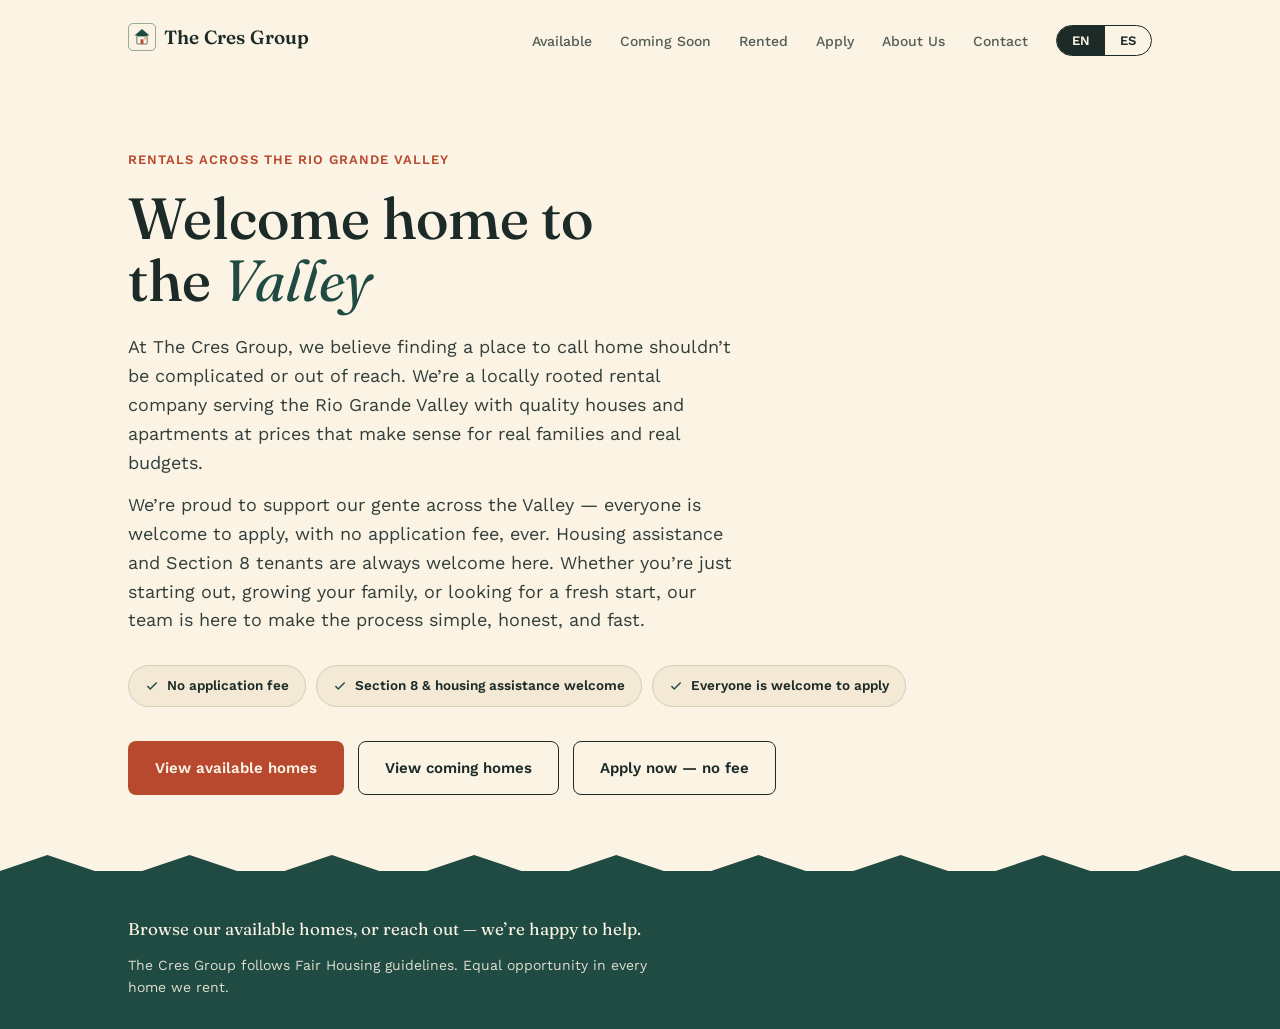
<file: index.html>
<!DOCTYPE html>
<html lang="en">
<head>
<meta charset="UTF-8">
<meta name="viewport" content="width=device-width, initial-scale=1.0">
<title>The Cres Group — Rio Grande Valley Houses &amp; Apartments</title>
<link rel="preconnect" href="https://fonts.googleapis.com">
<link rel="preconnect" href="https://fonts.gstatic.com" crossorigin>
<link href="https://fonts.googleapis.com/css2?family=Fraunces:opsz,wght@9..144,400;9..144,500;9..144,600&family=Work+Sans:wght@400;500;600&display=swap" rel="stylesheet">
<link rel="stylesheet" href="styles.css">
<link rel="icon" type="image/svg+xml" href="favicon.svg">
<link rel="icon" type="image/png" href="favicon.png">
<link rel="apple-touch-icon" href="favicon.png">
</head>
<body>
<div class="wrap">
  <header>
    <div class="logo"><a href="index.html"><img src="favicon.svg" alt="" class="logo-icon">The Cres Group</a></div>
    <nav>
      <a href="properties.html">
        <span data-lang="en">Available</span>
        <span data-lang="es">Disponibles</span>
      </a>
      <a href="coming-soon.html">
        <span data-lang="en">Coming Soon</span>
        <span data-lang="es">Pr&oacute;ximamente</span>
      </a>
      <a href="rented.html">
        <span data-lang="en">Rented</span>
        <span data-lang="es">Rentadas</span>
      </a>
      <a href="apply.html">
        <span data-lang="en">Apply</span>
        <span data-lang="es">Aplicar</span>
      </a>
      <a href="about.html">
        <span data-lang="en">About Us</span>
        <span data-lang="es">Sobre Nosotros</span>
      </a>
      <a href="contact.html">
        <span data-lang="en">Contact</span>
        <span data-lang="es">Contacto</span>
      </a>
      <div class="lang-toggle">
        <button id="btn-en" class="active" onclick="setLang('en')">EN</button>
        <button id="btn-es" onclick="setLang('es')">ES</button>
      </div>
    </nav>
  </header>
</div>

<section class="hero">
  <div class="wrap">
    <span class="eyebrow" data-lang="en">Rentals across the Rio Grande Valley</span>
    <span class="eyebrow" data-lang="es">Rentas en todo el Valle del R&iacute;o Grande</span>

    <div data-lang="en">
      <h1>Welcome home to the <em>Valley</em></h1>
    </div>
    <div data-lang="es">
      <h1>Bienvenido a casa en el <em>Valle</em></h1>
    </div>

    <div class="lede" data-lang="en">
      <p>At The Cres Group, we believe finding a place to call home shouldn&rsquo;t be complicated or out of reach. We&rsquo;re a locally rooted rental company serving the Rio Grande Valley with quality houses and apartments at prices that make sense for real families and real budgets.</p>
      <p>We&rsquo;re proud to support our gente across the Valley &mdash; everyone is welcome to apply, with no application fee, ever. Housing assistance and Section 8 tenants are always welcome here. Whether you&rsquo;re just starting out, growing your family, or looking for a fresh start, our team is here to make the process simple, honest, and fast.</p>
    </div>
    <div class="lede" data-lang="es">
      <p>En The Cres Group, creemos que encontrar un lugar para llamar hogar no debe ser complicado ni estar fuera de tu alcance. Somos una compa&ntilde;&iacute;a de renta local que sirve al Valle del R&iacute;o Grande con casas y apartamentos de calidad, a precios que tienen sentido para familias y presupuestos reales.</p>
      <p>Nos enorgullece apoyar a nuestra gente en toda la regi&oacute;n &mdash; todos son bienvenidos a aplicar, sin costo de solicitud, nunca. Los inquilinos con asistencia de vivienda y Secci&oacute;n 8 siempre son bienvenidos aqu&iacute;. Ya sea que est&eacute;s comenzando de nuevo, formando tu familia, o buscando un nuevo comienzo, nuestro equipo est&aacute; aqu&iacute; para hacer el proceso simple, honesto y r&aacute;pido.</p>
    </div>

    <div class="badges">
      <span class="badge">
        <svg viewBox="0 0 24 24" fill="none" stroke="var(--teal)" stroke-width="2.5"><path d="M20 6L9 17l-5-5"/></svg>
        <span data-lang="en">No application fee</span>
        <span data-lang="es">Sin costo de solicitud</span>
      </span>
      <span class="badge">
        <svg viewBox="0 0 24 24" fill="none" stroke="var(--teal)" stroke-width="2.5"><path d="M20 6L9 17l-5-5"/></svg>
        <span data-lang="en">Section 8 &amp; housing assistance welcome</span>
        <span data-lang="es">Secci&oacute;n 8 y asistencia de vivienda bienvenida</span>
      </span>
      <span class="badge">
        <svg viewBox="0 0 24 24" fill="none" stroke="var(--teal)" stroke-width="2.5"><path d="M20 6L9 17l-5-5"/></svg>
        <span data-lang="en">Everyone is welcome to apply</span>
        <span data-lang="es">Todos son bienvenidos a aplicar</span>
      </span>
    </div>

    <div class="cta-row">
      <a href="properties.html" class="btn btn-primary">
        <span data-lang="en">View available homes</span>
        <span data-lang="es">Ver casas disponibles</span>
      </a>
      <a href="coming-soon.html" class="btn btn-secondary">
        <span data-lang="en">View coming homes</span>
        <span data-lang="es">Ver pr&oacute;ximas casas</span>
      </a>
      <a href="apply.html" class="btn btn-secondary">
        <span data-lang="en">Apply now &mdash; no fee</span>
        <span data-lang="es">Aplica ahora &mdash; sin costo</span>
      </a>
    </div>
  </div>
</section>

<svg class="roofline" viewBox="0 0 1080 34" preserveAspectRatio="none">
  <polyline points="0,34 0,20 40,4 80,20 120,20 160,4 200,20 240,20 280,4 320,20 360,20 400,4 440,20 480,20 520,4 560,20 600,20 640,4 680,20 720,20 760,4 800,20 840,20 880,4 920,20 960,20 1000,4 1040,20 1080,20 1080,34"
    fill="var(--teal)" />
</svg>

<footer class="band">
  <div class="wrap">
    <div class="tag" data-lang="en">Browse our available homes, or reach out &mdash; we&rsquo;re happy to help.</div>
    <div class="tag" data-lang="es">Explora nuestras casas disponibles, o cont&aacute;ctanos &mdash; con gusto te ayudamos.</div>
    <p data-lang="en">The Cres Group follows Fair Housing guidelines. Equal opportunity in every home we rent.</p>
    <p data-lang="es">The Cres Group sigue las normas de Vivienda Justa. Igualdad de oportunidades en cada casa que rentamos.</p>
  </div>
</footer>

<script src="script.js"></script>
</body>
</html>
</file>
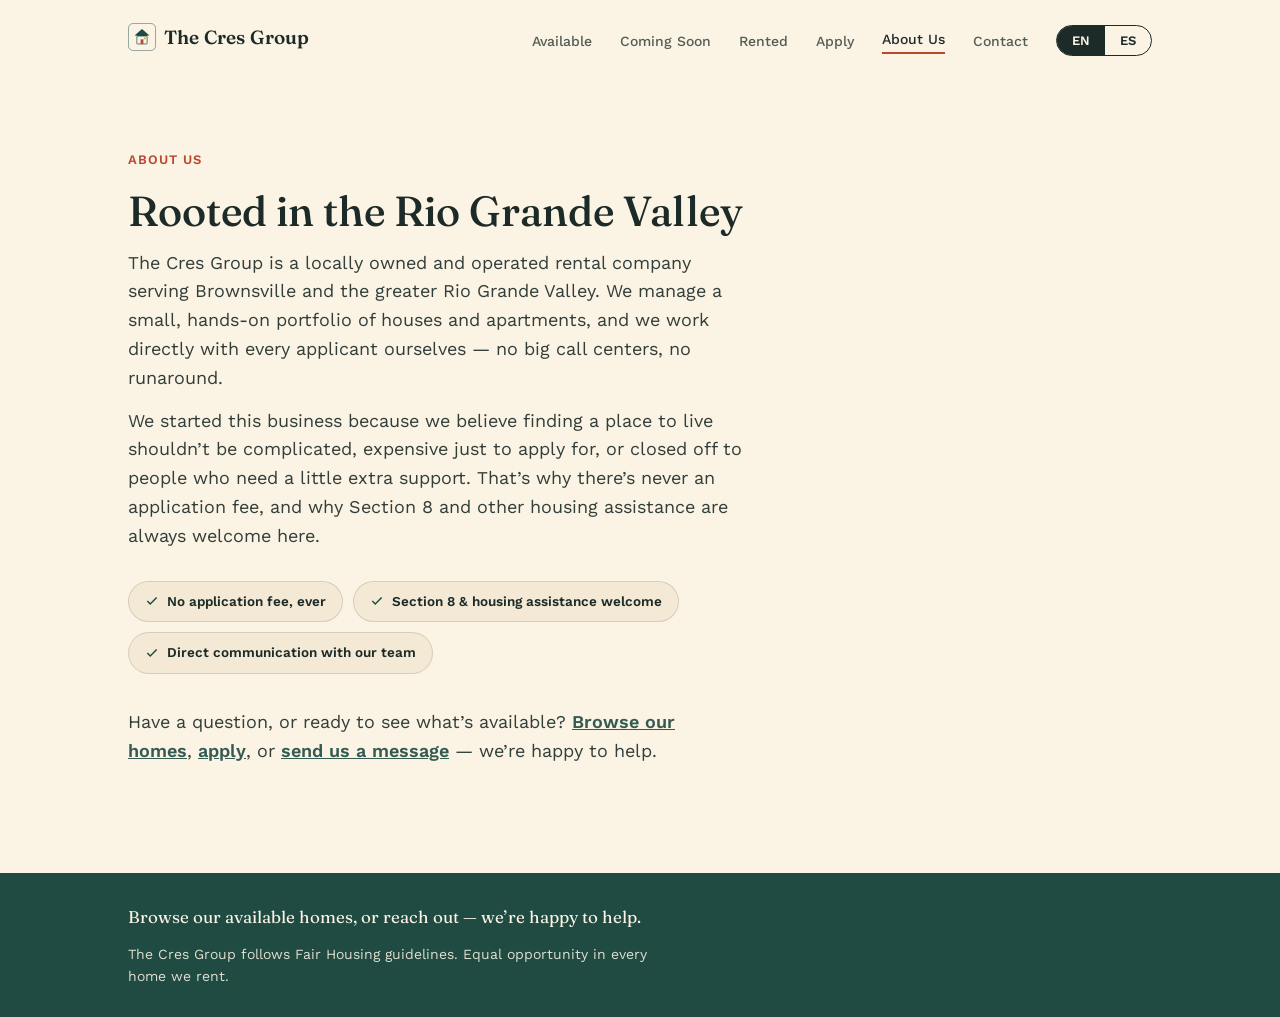
<file: about.html>
<!DOCTYPE html>
<html lang="en">
<head>
<meta charset="UTF-8">
<meta name="viewport" content="width=device-width, initial-scale=1.0">
<title>About Us — The Cres Group</title>
<link rel="preconnect" href="https://fonts.googleapis.com">
<link rel="preconnect" href="https://fonts.gstatic.com" crossorigin>
<link href="https://fonts.googleapis.com/css2?family=Fraunces:opsz,wght@9..144,400;9..144,500;9..144,600&family=Work+Sans:wght@400;500;600&display=swap" rel="stylesheet">
<link rel="stylesheet" href="styles.css">
<link rel="icon" type="image/svg+xml" href="favicon.svg">
<link rel="icon" type="image/png" href="favicon.png">
<link rel="apple-touch-icon" href="favicon.png">
</head>
<body>
<div class="wrap">
  <header>
    <div class="logo"><a href="index.html"><img src="favicon.svg" alt="" class="logo-icon">The Cres Group</a></div>
    <nav>
      <a href="properties.html">
        <span data-lang="en">Available</span>
        <span data-lang="es">Disponibles</span>
      </a>
      <a href="coming-soon.html">
        <span data-lang="en">Coming Soon</span>
        <span data-lang="es">Pr&oacute;ximamente</span>
      </a>
      <a href="rented.html">
        <span data-lang="en">Rented</span>
        <span data-lang="es">Rentadas</span>
      </a>
      <a href="apply.html">
        <span data-lang="en">Apply</span>
        <span data-lang="es">Aplicar</span>
      </a>
      <a href="about.html" class="current">
        <span data-lang="en">About Us</span>
        <span data-lang="es">Sobre Nosotros</span>
      </a>
      <a href="contact.html">
        <span data-lang="en">Contact</span>
        <span data-lang="es">Contacto</span>
      </a>
      <div class="lang-toggle">
        <button id="btn-en" class="active" onclick="setLang('en')">EN</button>
        <button id="btn-es" onclick="setLang('es')">ES</button>
      </div>
    </nav>
  </header>
</div>

<section class="apply-section" id="about">
  <div class="wrap">
    <div class="apply-intro">
      <span class="eyebrow" data-lang="en">About us</span>
      <span class="eyebrow" data-lang="es">Sobre nosotros</span>

      <h2 class="apply-title" data-lang="en">Rooted in the Rio Grande Valley</h2>
      <h2 class="apply-title" data-lang="es">Arraigados en el Valle del R&iacute;o Grande</h2>

      <div class="lede" data-lang="en">
        <p>The Cres Group is a locally owned and operated rental company serving Brownsville and the greater Rio Grande Valley. We manage a small, hands-on portfolio of houses and apartments, and we work directly with every applicant ourselves &mdash; no big call centers, no runaround.</p>
        <p>We started this business because we believe finding a place to live shouldn&rsquo;t be complicated, expensive just to apply for, or closed off to people who need a little extra support. That&rsquo;s why there&rsquo;s never an application fee, and why Section 8 and other housing assistance are always welcome here.</p>
      </div>
      <div class="lede" data-lang="es">
        <p>The Cres Group es una compa&ntilde;&iacute;a de renta local, de propiedad y operaci&oacute;n familiar, que sirve a Brownsville y todo el Valle del R&iacute;o Grande. Administramos un portafolio peque&ntilde;o de casas y apartamentos, y trabajamos directamente con cada solicitante &mdash; sin call centers grandes, sin vueltas.</p>
        <p>Comenzamos este negocio porque creemos que encontrar un lugar para vivir no deber&iacute;a ser complicado, costoso solo para aplicar, ni estar cerrado a personas que necesitan un poco de apoyo extra. Por eso nunca hay costo de solicitud, y por eso la Secci&oacute;n 8 y otra asistencia de vivienda siempre son bienvenidas aqu&iacute;.</p>
      </div>

      <div class="badges" style="margin-top:24px;">
        <span class="badge">
          <svg viewBox="0 0 24 24" fill="none" stroke="var(--teal)" stroke-width="2.5"><path d="M20 6L9 17l-5-5"/></svg>
          <span data-lang="en">No application fee, ever</span>
          <span data-lang="es">Nunca hay costo de solicitud</span>
        </span>
        <span class="badge">
          <svg viewBox="0 0 24 24" fill="none" stroke="var(--teal)" stroke-width="2.5"><path d="M20 6L9 17l-5-5"/></svg>
          <span data-lang="en">Section 8 &amp; housing assistance welcome</span>
          <span data-lang="es">Secci&oacute;n 8 y asistencia de vivienda bienvenida</span>
        </span>
        <span class="badge">
          <svg viewBox="0 0 24 24" fill="none" stroke="var(--teal)" stroke-width="2.5"><path d="M20 6L9 17l-5-5"/></svg>
          <span data-lang="en">Direct communication with our team</span>
          <span data-lang="es">Comunicaci&oacute;n directa con nuestro equipo</span>
        </span>
      </div>

      <div class="lede" data-lang="en" style="margin-top:28px;">
        <p>Have a question, or ready to see what&rsquo;s available? <a href="properties.html" style="color:var(--teal); font-weight:600;">Browse our homes</a>, <a href="apply.html" style="color:var(--teal); font-weight:600;">apply</a>, or <a href="contact.html" style="color:var(--teal); font-weight:600;">send us a message</a> &mdash; we&rsquo;re happy to help.</p>
      </div>
      <div class="lede" data-lang="es" style="margin-top:28px;">
        <p>&iquest;Tienes una pregunta, o listo para ver lo que hay disponible? <a href="properties.html" style="color:var(--teal); font-weight:600;">Explora nuestras casas</a>, <a href="apply.html" style="color:var(--teal); font-weight:600;">aplica</a>, o <a href="contact.html" style="color:var(--teal); font-weight:600;">env&iacute;anos un mensaje</a> &mdash; con gusto te ayudamos.</p>
      </div>
    </div>
  </div>
</section>

<footer class="band">
  <div class="wrap">
    <div class="tag" data-lang="en">Browse our available homes, or reach out &mdash; we&rsquo;re happy to help.</div>
    <div class="tag" data-lang="es">Explora nuestras casas disponibles, o cont&aacute;ctanos &mdash; con gusto te ayudamos.</div>
    <p data-lang="en">The Cres Group follows Fair Housing guidelines. Equal opportunity in every home we rent.</p>
    <p data-lang="es">The Cres Group sigue las normas de Vivienda Justa. Igualdad de oportunidades en cada casa que rentamos.</p>
  </div>
</footer>

<script src="script.js"></script>
</body>
</html>
</file>
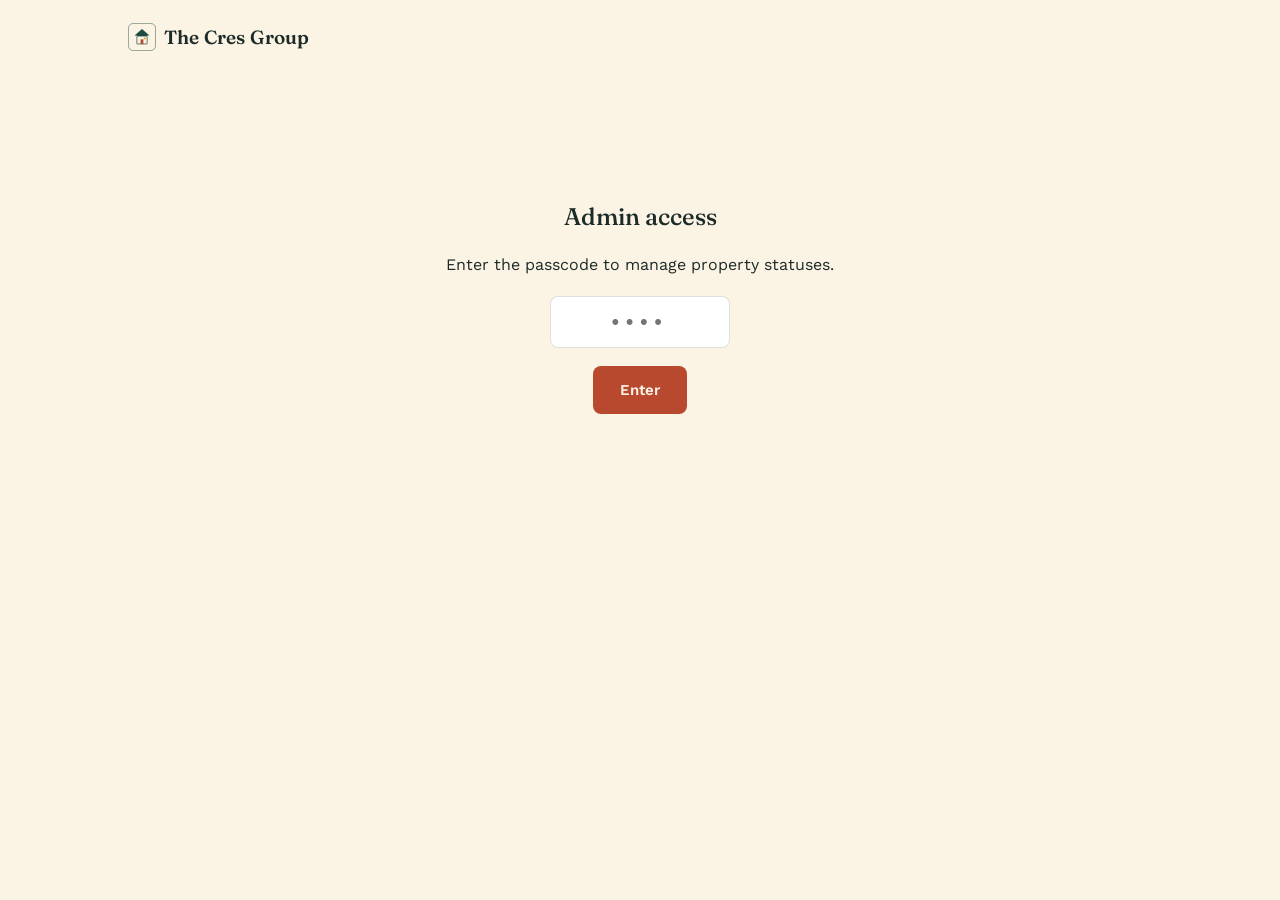
<file: admin.html>
<!DOCTYPE html>
<html lang="en">
<head>
<meta charset="UTF-8">
<meta name="viewport" content="width=device-width, initial-scale=1.0">
<title>Admin — The Cres Group</title>
<link rel="preconnect" href="https://fonts.googleapis.com">
<link rel="preconnect" href="https://fonts.gstatic.com" crossorigin>
<link href="https://fonts.googleapis.com/css2?family=Fraunces:opsz,wght@9..144,400;9..144,500;9..144,600&family=Work+Sans:wght@400;500;600&display=swap" rel="stylesheet">
<link rel="stylesheet" href="styles.css">
<link rel="icon" type="image/svg+xml" href="favicon.svg">
<link rel="icon" type="image/png" href="favicon.png">
<link rel="apple-touch-icon" href="favicon.png">
<style>
  .admin-wrap{ max-width:640px; margin:0 auto; padding:56px 28px 80px; }
  .admin-gate{ text-align:center; padding:60px 28px; }
  .admin-gate h2, .admin-panel h2{ font-family:var(--font-display); font-weight:500; margin:0 0 10px; }
  .admin-gate input{
    font-size:22px; text-align:center; letter-spacing:0.3em; max-width:180px;
    padding:12px; border:1px solid var(--line); border-radius:8px; margin:18px 0; display:block; margin-left:auto; margin-right:auto;
  }
  .admin-gate-error{ color:var(--clay); font-size:14px; display:none; margin-top:8px; }
  .admin-panel{ display:none; }
  .admin-note{
    font-size:14px; opacity:0.8; background:var(--paper-2); border:1px solid var(--line);
    border-radius:10px; padding:12px 16px; margin-bottom:28px;
  }
  .admin-row{
    display:flex; align-items:center; justify-content:space-between; gap:16px;
    padding:18px 0; border-bottom:1px solid var(--line); flex-wrap:wrap;
  }
  .admin-row-name{ font-weight:600; }
  .admin-row-controls{ display:flex; align-items:center; gap:10px; flex-wrap:wrap; }
  .admin-row select{
    font-family:var(--font-body); font-size:15px; padding:9px 12px;
    border:1px solid var(--line); border-radius:8px; background:#fff;
  }
  .admin-status-msg{ font-size:13px; margin-top:4px; width:100%; }
</style>
</head>
<body>
<div class="wrap">
  <header>
    <div class="logo"><a href="index.html"><img src="favicon.svg" alt="" class="logo-icon">The Cres Group</a></div>
  </header>
</div>

<div class="admin-wrap">
  <div id="admin-gate" class="admin-gate">
    <h2>Admin access</h2>
    <p>Enter the passcode to manage property statuses.</p>
    <input type="password" id="admin-passcode-input" inputmode="numeric" maxlength="10" placeholder="••••">
    <button class="btn btn-primary" onclick="checkPasscode()">Enter</button>
    <p class="admin-gate-error" id="admin-gate-error">Incorrect passcode.</p>
  </div>

  <div id="admin-panel" class="admin-panel">
    <h2>Property status</h2>
    <p class="admin-note">Changing a status here updates the live site within a minute or two, and always sends a confirmation email to your inbox so you know when something changes &mdash; including if it wasn't you.</p>
    <div id="admin-rows"><p>Loading current statuses&hellip;</p></div>
  </div>
</div>

<script src="script.js"></script>
<script>
  var ADMIN_PASSCODE = '3122';
  var PROPERTY_LABELS = {
    rosalee: '2637 Rosalee Ave',
    milpaverde: '464 Calle Milpa Verde St',
    sandyln: '1115 Sandy Ln',
    elvalle: '324 El Valle Dr'
  };

  function checkPasscode(){
    var input = document.getElementById('admin-passcode-input').value;
    if (input === ADMIN_PASSCODE) {
      document.getElementById('admin-gate').style.display = 'none';
      document.getElementById('admin-panel').style.display = 'block';
      loadStatuses();
    } else {
      document.getElementById('admin-gate-error').style.display = 'block';
    }
  }

  document.getElementById('admin-passcode-input').addEventListener('keydown', function(e){
    if (e.key === 'Enter') checkPasscode();
  });

  function loadStatuses(){
    var container = document.getElementById('admin-rows');
    fetch(SHEETS_WEBHOOK_URL)
      .then(function(res){ return res.json(); })
      .then(function(result){
        container.innerHTML = '';
        var statuses = (result && result.statuses) || {};
        Object.keys(PROPERTY_LABELS).forEach(function(key){
          var current = statuses[key] || 'available';
          var row = document.createElement('div');
          row.className = 'admin-row';
          row.innerHTML =
            '<div class="admin-row-name">' + PROPERTY_LABELS[key] + '</div>' +
            '<div class="admin-row-controls">' +
              '<select id="status-' + key + '">' +
                '<option value="available"' + (current === 'available' ? ' selected' : '') + '>Available</option>' +
                '<option value="rented"' + (current === 'rented' ? ' selected' : '') + '>Rented</option>' +
                '<option value="coming_soon"' + (current === 'coming_soon' ? ' selected' : '') + '>Coming Soon</option>' +
              '</select>' +
              '<button class="btn btn-secondary" onclick="saveStatus(\'' + key + '\')">Save</button>' +
              '<div class="admin-status-msg" id="msg-' + key + '"></div>' +
            '</div>';
          container.appendChild(row);
        });
      })
      .catch(function(){
        container.innerHTML = '<p style="color:var(--clay);">Could not load current statuses. Try reloading the page.</p>';
      });
  }

  function saveStatus(key){
    var select = document.getElementById('status-' + key);
    var msg = document.getElementById('msg-' + key);
    var newStatus = select.value;
    msg.textContent = 'Saving…';
    msg.style.color = '';

    fetch(SHEETS_WEBHOOK_URL, {
      method: 'POST',
      headers: { 'Content-Type': 'text/plain' },
      body: JSON.stringify({
        admin_action: 'update_status',
        passcode: ADMIN_PASSCODE,
        propertyKey: key,
        newStatus: newStatus
      })
    })
    .then(function(res){ return res.json(); })
    .then(function(result){
      if (result.success) {
        msg.style.color = 'var(--teal)';
        msg.textContent = 'Saved — a confirmation email was sent.';
      } else {
        msg.style.color = 'var(--clay)';
        msg.textContent = result.message || 'Something went wrong.';
      }
    })
    .catch(function(){
      msg.style.color = 'var(--clay)';
      msg.textContent = 'Network error — try again.';
    });
  }
</script>
</body>
</html>
</file>
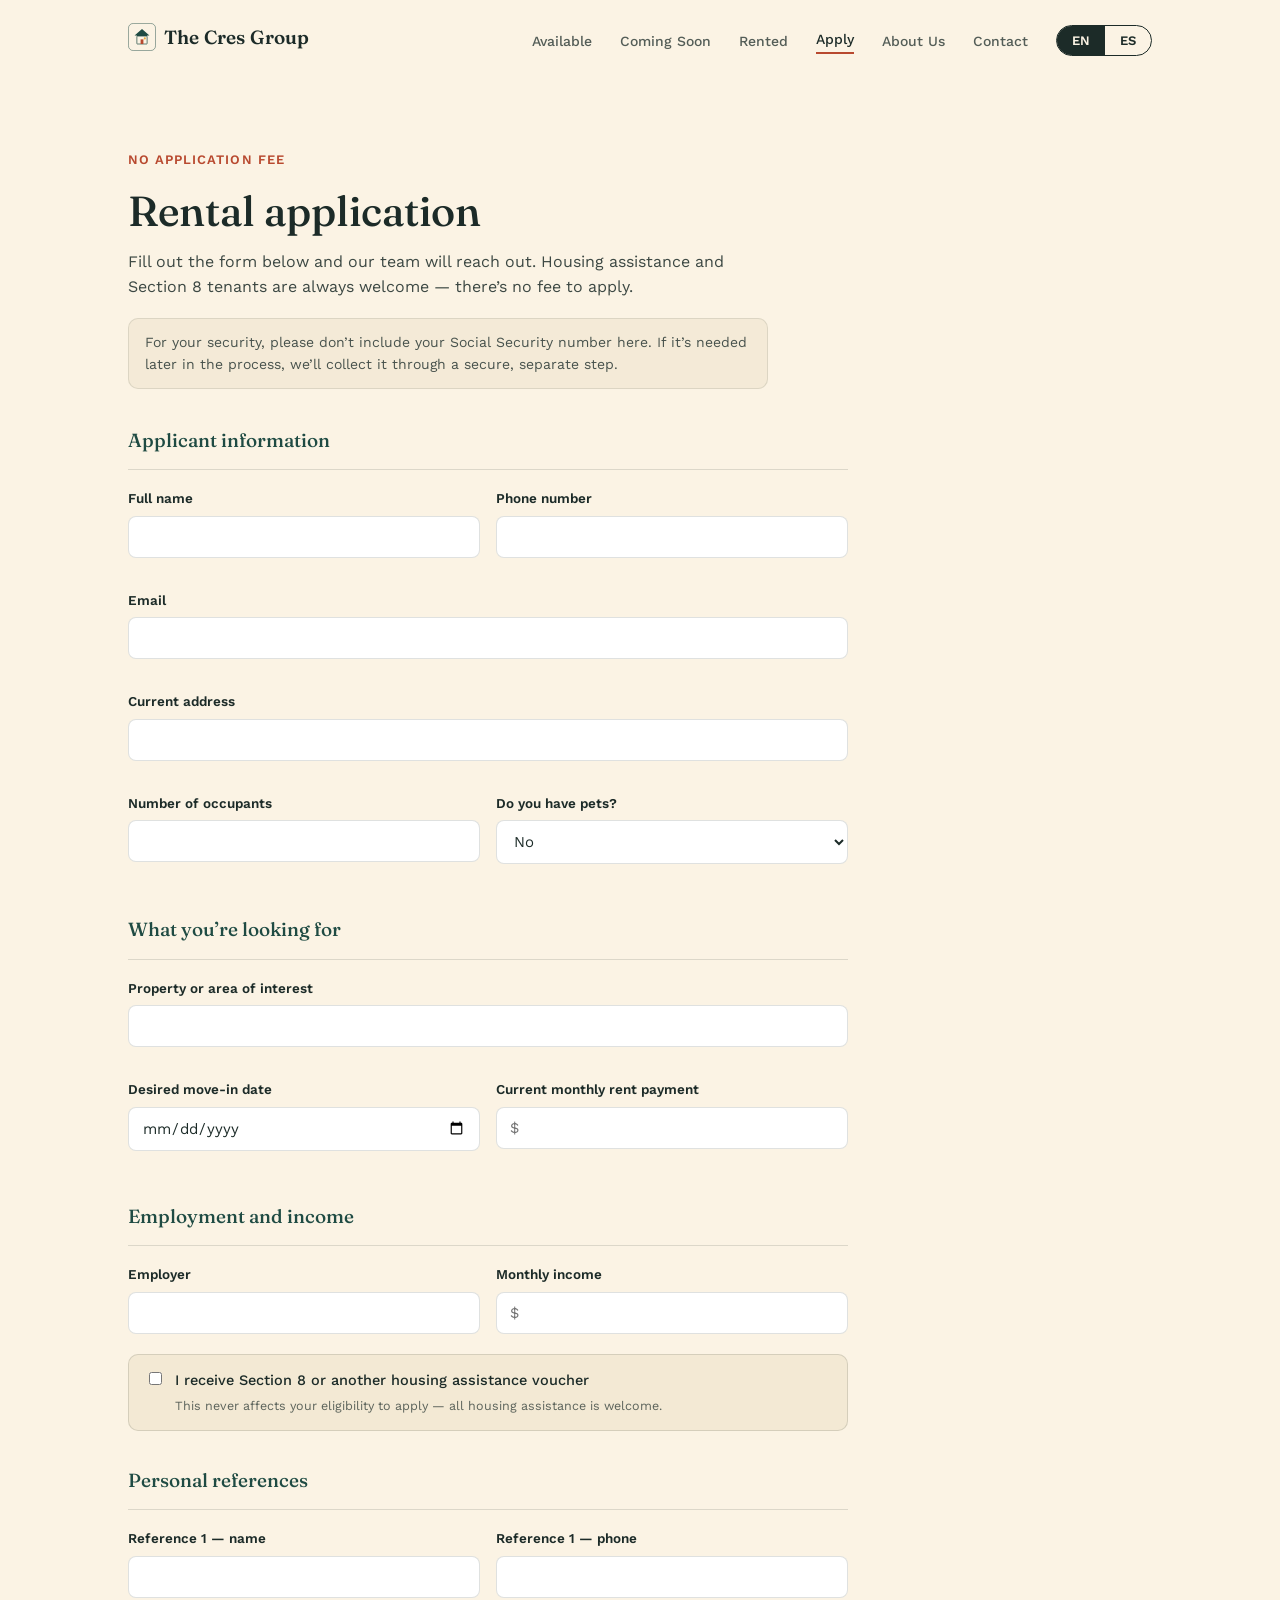
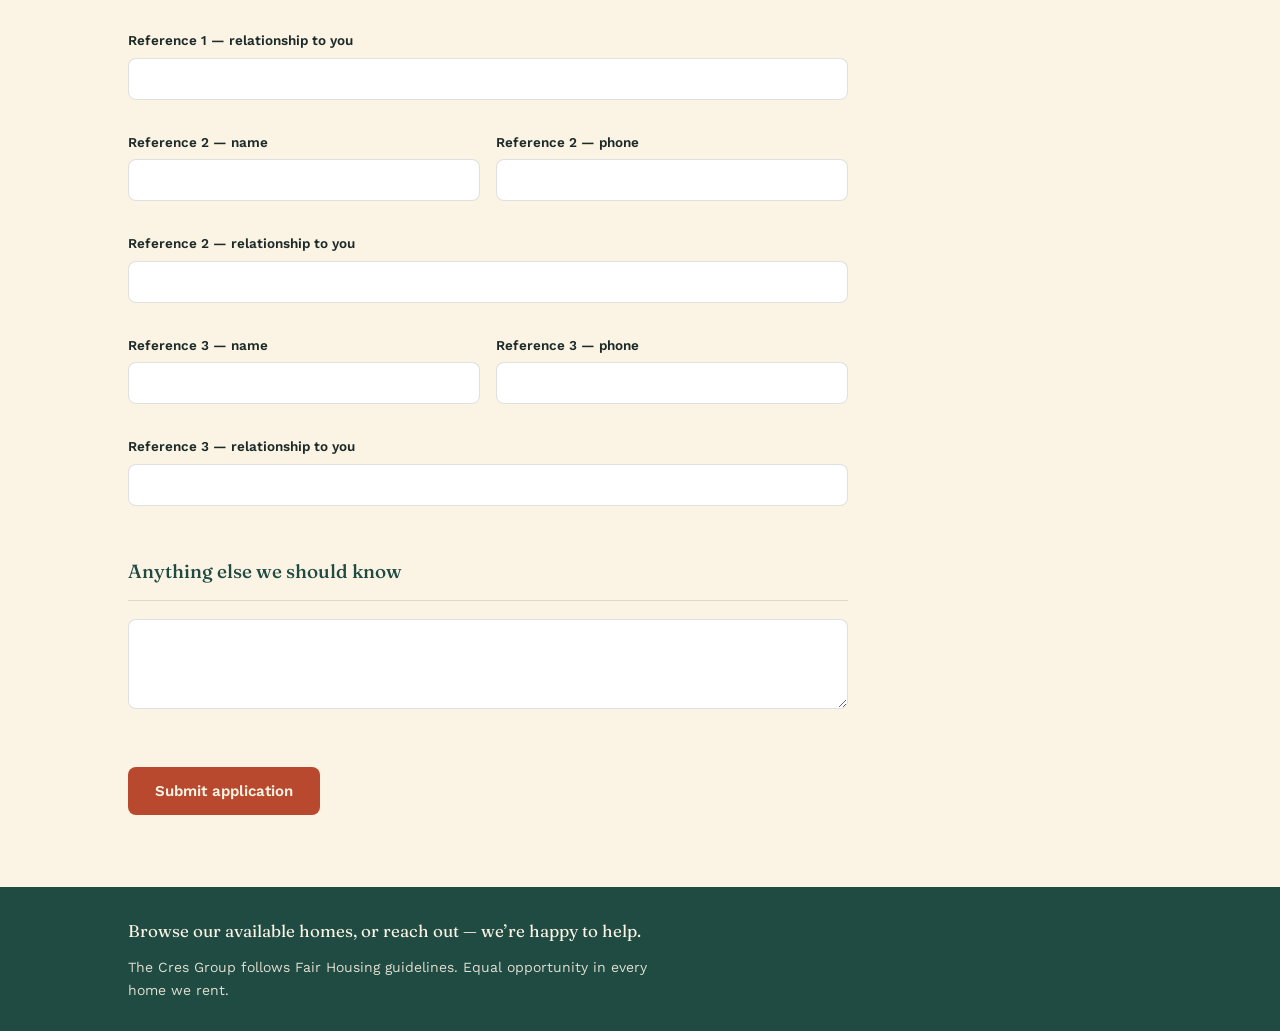
<file: apply.html>
<!DOCTYPE html>
<html lang="en">
<head>
<meta charset="UTF-8">
<meta name="viewport" content="width=device-width, initial-scale=1.0">
<title>Apply — The Cres Group</title>
<link rel="preconnect" href="https://fonts.googleapis.com">
<link rel="preconnect" href="https://fonts.gstatic.com" crossorigin>
<link href="https://fonts.googleapis.com/css2?family=Fraunces:opsz,wght@9..144,400;9..144,500;9..144,600&family=Work+Sans:wght@400;500;600&display=swap" rel="stylesheet">
<link rel="stylesheet" href="styles.css">
<link rel="icon" type="image/svg+xml" href="favicon.svg">
<link rel="icon" type="image/png" href="favicon.png">
<link rel="apple-touch-icon" href="favicon.png">
</head>
<body>
<div class="wrap">
  <header>
    <div class="logo"><a href="index.html"><img src="favicon.svg" alt="" class="logo-icon">The Cres Group</a></div>
    <nav>
      <a href="properties.html">
        <span data-lang="en">Available</span>
        <span data-lang="es">Disponibles</span>
      </a>
      <a href="coming-soon.html">
        <span data-lang="en">Coming Soon</span>
        <span data-lang="es">Pr&oacute;ximamente</span>
      </a>
      <a href="rented.html">
        <span data-lang="en">Rented</span>
        <span data-lang="es">Rentadas</span>
      </a>
      <a href="apply.html" class="current">
        <span data-lang="en">Apply</span>
        <span data-lang="es">Aplicar</span>
      </a>
      <a href="about.html">
        <span data-lang="en">About Us</span>
        <span data-lang="es">Sobre Nosotros</span>
      </a>
      <a href="contact.html">
        <span data-lang="en">Contact</span>
        <span data-lang="es">Contacto</span>
      </a>
      <div class="lang-toggle">
        <button id="btn-en" class="active" onclick="setLang('en')">EN</button>
        <button id="btn-es" onclick="setLang('es')">ES</button>
      </div>
    </nav>
  </header>
</div>

<section class="apply-section" id="apply">
  <div class="wrap">
    <div class="apply-intro">
      <span class="eyebrow" data-lang="en">No application fee</span>
      <span class="eyebrow" data-lang="es">Sin costo de solicitud</span>

      <h2 class="apply-title" data-lang="en">Rental application</h2>
      <h2 class="apply-title" data-lang="es">Solicitud de renta</h2>

      <p class="apply-sub" data-lang="en">Fill out the form below and our team will reach out. Housing assistance and Section 8 tenants are always welcome &mdash; there&rsquo;s no fee to apply.</p>
      <p class="apply-sub" data-lang="es">Completa el siguiente formulario y nuestro equipo se pondr&aacute;a en contacto contigo. Los inquilinos con asistencia de vivienda y Secci&oacute;n 8 siempre son bienvenidos &mdash; no hay costo por aplicar.</p>

      <p class="apply-note" data-lang="en">For your security, please don&rsquo;t include your Social Security number here. If it&rsquo;s needed later in the process, we&rsquo;ll collect it through a secure, separate step.</p>
      <p class="apply-note" data-lang="es">Por tu seguridad, por favor no incluyas tu n&uacute;mero de Seguro Social aqu&iacute;. Si se necesita m&aacute;s adelante en el proceso, lo solicitaremos por un paso separado y seguro.</p>
    </div>

    <form class="apply-form" id="apply-form">
      <input type="checkbox" name="botcheck" style="display:none" tabindex="-1" autocomplete="off">
      <fieldset>
        <legend data-lang="en">Applicant information</legend>
        <legend data-lang="es">Informaci&oacute;n del solicitante</legend>
        <div class="form-grid">
          <div class="form-field">
            <label data-lang="en">Full name</label>
            <label data-lang="es">Nombre completo</label>
            <input type="text" name="full_name" required>
          </div>
          <div class="form-field">
            <label data-lang="en">Phone number</label>
            <label data-lang="es">N&uacute;mero de tel&eacute;fono</label>
            <input type="tel" name="phone" required>
          </div>
          <div class="form-field full">
            <label data-lang="en">Email</label>
            <label data-lang="es">Correo electr&oacute;nico</label>
            <input type="email" name="email" required>
          </div>
          <div class="form-field full">
            <label data-lang="en">Current address</label>
            <label data-lang="es">Direcci&oacute;n actual</label>
            <input type="text" name="current_address" required>
          </div>
          <div class="form-field">
            <label data-lang="en">Number of occupants</label>
            <label data-lang="es">N&uacute;mero de ocupantes</label>
            <input type="number" name="occupants" min="1" required>
          </div>
          <div class="form-field">
            <label data-lang="en">Do you have pets?</label>
            <label data-lang="es">&iquest;Tienes mascotas?</label>
            <select name="pets" id="pets-select" required>
              <option value="no" data-en="No" data-es="No">No</option>
              <option value="yes" data-en="Yes" data-es="S&iacute;">Yes</option>
            </select>
          </div>
        </div>
      </fieldset>

      <fieldset>
        <legend data-lang="en">What you&rsquo;re looking for</legend>
        <legend data-lang="es">Lo que est&aacute;s buscando</legend>
        <div class="form-grid">
          <div class="form-field full">
            <label data-lang="en">Property or area of interest</label>
            <label data-lang="es">Propiedad o &aacute;rea de inter&eacute;s</label>
            <input type="text" name="property_interest" required>
          </div>
          <div class="form-field">
            <label data-lang="en">Desired move-in date</label>
            <label data-lang="es">Fecha deseada de mudanza</label>
            <input type="date" name="move_in_date" required>
          </div>
          <div class="form-field">
            <label data-lang="en">Current monthly rent payment</label>
            <label data-lang="es">Pago de renta mensual actual</label>
            <input type="text" name="current_rent" placeholder="$" required>
          </div>
        </div>
      </fieldset>

      <fieldset>
        <legend data-lang="en">Employment and income</legend>
        <legend data-lang="es">Empleo e ingresos</legend>
        <div class="form-grid">
          <div class="form-field">
            <label data-lang="en">Employer</label>
            <label data-lang="es">Empleador</label>
            <input type="text" name="employer" required>
          </div>
          <div class="form-field">
            <label data-lang="en">Monthly income</label>
            <label data-lang="es">Ingreso mensual</label>
            <input type="text" name="income" placeholder="$" required>
          </div>
        </div>
        <div class="checkbox-row" style="margin-top:4px;">
          <input type="checkbox" id="assistance" name="housing_assistance">
          <div>
            <label for="assistance" data-lang="en">I receive Section 8 or another housing assistance voucher</label>
            <label for="assistance" data-lang="es">Recibo Secci&oacute;n 8 u otro vale de asistencia de vivienda</label>
            <div class="hint" data-lang="en">This never affects your eligibility to apply &mdash; all housing assistance is welcome.</div>
            <div class="hint" data-lang="es">Esto nunca afecta tu elegibilidad para aplicar &mdash; toda asistencia de vivienda es bienvenida.</div>
          </div>
        </div>
      </fieldset>

      <fieldset>
        <legend data-lang="en">Personal references</legend>
        <legend data-lang="es">Referencias personales</legend>
        <div class="form-grid">
          <div class="form-field">
            <label data-lang="en">Reference 1 &mdash; name</label>
            <label data-lang="es">Referencia 1 &mdash; nombre</label>
            <input type="text" name="reference1_name" required>
          </div>
          <div class="form-field">
            <label data-lang="en">Reference 1 &mdash; phone</label>
            <label data-lang="es">Referencia 1 &mdash; tel&eacute;fono</label>
            <input type="tel" name="reference1_phone" required>
          </div>
          <div class="form-field full">
            <label data-lang="en">Reference 1 &mdash; relationship to you</label>
            <label data-lang="es">Referencia 1 &mdash; relaci&oacute;n contigo</label>
            <input type="text" name="reference1_relationship" required>
          </div>

          <div class="form-field">
            <label data-lang="en">Reference 2 &mdash; name</label>
            <label data-lang="es">Referencia 2 &mdash; nombre</label>
            <input type="text" name="reference2_name" required>
          </div>
          <div class="form-field">
            <label data-lang="en">Reference 2 &mdash; phone</label>
            <label data-lang="es">Referencia 2 &mdash; tel&eacute;fono</label>
            <input type="tel" name="reference2_phone" required>
          </div>
          <div class="form-field full">
            <label data-lang="en">Reference 2 &mdash; relationship to you</label>
            <label data-lang="es">Referencia 2 &mdash; relaci&oacute;n contigo</label>
            <input type="text" name="reference2_relationship" required>
          </div>

          <div class="form-field">
            <label data-lang="en">Reference 3 &mdash; name</label>
            <label data-lang="es">Referencia 3 &mdash; nombre</label>
            <input type="text" name="reference3_name" required>
          </div>
          <div class="form-field">
            <label data-lang="en">Reference 3 &mdash; phone</label>
            <label data-lang="es">Referencia 3 &mdash; tel&eacute;fono</label>
            <input type="tel" name="reference3_phone" required>
          </div>
          <div class="form-field full">
            <label data-lang="en">Reference 3 &mdash; relationship to you</label>
            <label data-lang="es">Referencia 3 &mdash; relaci&oacute;n contigo</label>
            <input type="text" name="reference3_relationship" required>
          </div>
        </div>
      </fieldset>

      <fieldset>
        <legend data-lang="en">Anything else we should know</legend>
        <legend data-lang="es">Algo m&aacute;s que debamos saber</legend>
        <div class="form-field full">
          <textarea name="notes" required></textarea>
        </div>
      </fieldset>

      <div class="submit-row">
        <button type="submit" class="btn btn-primary">
          <span data-lang="en">Submit application</span>
          <span data-lang="es">Enviar solicitud</span>
        </button>
      </div>

      <div class="confirm-msg" id="confirm-success">
        <span data-lang="en">Thanks &mdash; your application has been sent to our team, and we&rsquo;ll be in touch soon. A copy has also downloaded to your device for your records.</span>
        <span data-lang="es">Gracias &mdash; tu solicitud fue enviada a nuestro equipo, y nos pondremos en contacto pronto. Tambi&eacute;n se descarg&oacute; una copia a tu dispositivo para tus registros.</span>
      </div>
      <div class="confirm-msg" id="confirm-error">
        <span data-lang="en">Something went wrong sending your application. Please try again, or call us directly.</span>
        <span data-lang="es">Hubo un problema al enviar tu solicitud. Por favor intenta de nuevo, o ll&aacute;manos directamente.</span>
      </div>
    </form>
  </div>
</section>

<footer class="band">
  <div class="wrap">
    <div class="tag" data-lang="en">Browse our available homes, or reach out &mdash; we&rsquo;re happy to help.</div>
    <div class="tag" data-lang="es">Explora nuestras casas disponibles, o cont&aacute;ctanos &mdash; con gusto te ayudamos.</div>
    <p data-lang="en">The Cres Group follows Fair Housing guidelines. Equal opportunity in every home we rent.</p>
    <p data-lang="es">The Cres Group sigue las normas de Vivienda Justa. Igualdad de oportunidades en cada casa que rentamos.</p>
  </div>
</footer>

<script src="script.js"></script>
</body>
</html>
</file>
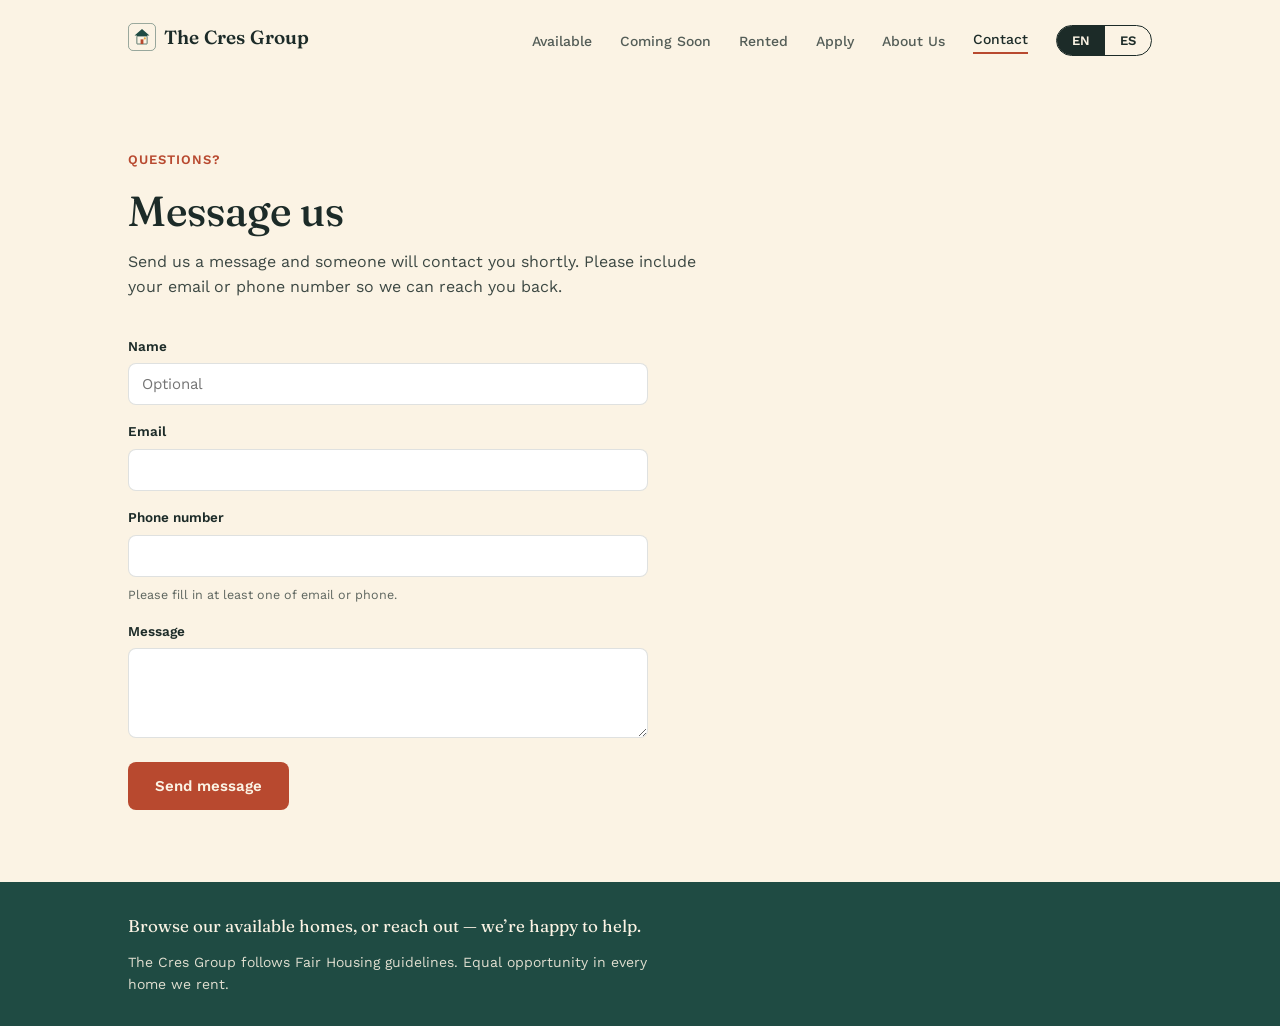
<file: contact.html>
<!DOCTYPE html>
<html lang="en">
<head>
<meta charset="UTF-8">
<meta name="viewport" content="width=device-width, initial-scale=1.0">
<title>Contact — The Cres Group</title>
<link rel="preconnect" href="https://fonts.googleapis.com">
<link rel="preconnect" href="https://fonts.gstatic.com" crossorigin>
<link href="https://fonts.googleapis.com/css2?family=Fraunces:opsz,wght@9..144,400;9..144,500;9..144,600&family=Work+Sans:wght@400;500;600&display=swap" rel="stylesheet">
<link rel="stylesheet" href="styles.css">
<link rel="icon" type="image/svg+xml" href="favicon.svg">
<link rel="icon" type="image/png" href="favicon.png">
<link rel="apple-touch-icon" href="favicon.png">
</head>
<body>
<div class="wrap">
  <header>
    <div class="logo"><a href="index.html"><img src="favicon.svg" alt="" class="logo-icon">The Cres Group</a></div>
    <nav>
      <a href="properties.html">
        <span data-lang="en">Available</span>
        <span data-lang="es">Disponibles</span>
      </a>
      <a href="coming-soon.html">
        <span data-lang="en">Coming Soon</span>
        <span data-lang="es">Pr&oacute;ximamente</span>
      </a>
      <a href="rented.html">
        <span data-lang="en">Rented</span>
        <span data-lang="es">Rentadas</span>
      </a>
      <a href="apply.html">
        <span data-lang="en">Apply</span>
        <span data-lang="es">Aplicar</span>
      </a>
      <a href="about.html">
        <span data-lang="en">About Us</span>
        <span data-lang="es">Sobre Nosotros</span>
      </a>
      <a href="contact.html" class="current">
        <span data-lang="en">Contact</span>
        <span data-lang="es">Contacto</span>
      </a>
      <div class="lang-toggle">
        <button id="btn-en" class="active" onclick="setLang('en')">EN</button>
        <button id="btn-es" onclick="setLang('es')">ES</button>
      </div>
    </nav>
  </header>
</div>

<section class="apply-section" id="message">
  <div class="wrap">
    <div class="apply-intro">
      <span class="eyebrow" data-lang="en">Questions?</span>
      <span class="eyebrow" data-lang="es">&iquest;Preguntas?</span>

      <h2 class="apply-title" data-lang="en">Message us</h2>
      <h2 class="apply-title" data-lang="es">Env&iacute;anos un mensaje</h2>

      <p class="apply-sub" data-lang="en">Send us a message and someone will contact you shortly. Please include your email or phone number so we can reach you back.</p>
      <p class="apply-sub" data-lang="es">Env&iacute;anos un mensaje y alguien se pondr&aacute; en contacto contigo pronto. Por favor incluye tu correo electr&oacute;nico o n&uacute;mero de tel&eacute;fono para poder responderte.</p>
    </div>

    <form class="apply-form" id="message-form" style="max-width:520px;">
      <input type="checkbox" name="botcheck" style="display:none" tabindex="-1" autocomplete="off">
      <div class="form-field">
        <label data-lang="en">Name</label>
        <label data-lang="es">Nombre</label>
        <input type="text" name="name" placeholder="Optional">
      </div>
      <div class="form-field">
        <label data-lang="en">Email</label>
        <label data-lang="es">Correo electr&oacute;nico</label>
        <input type="email" name="email" id="message-email">
      </div>
      <div class="form-field">
        <label data-lang="en">Phone number</label>
        <label data-lang="es">N&uacute;mero de tel&eacute;fono</label>
        <input type="tel" name="phone" id="message-phone">
      </div>
      <p class="hint" id="message-contact-hint" data-lang="en" style="margin:-8px 0 16px;">Please fill in at least one of email or phone.</p>
      <p class="hint" id="message-contact-hint-es" data-lang="es" style="margin:-8px 0 16px;">Por favor completa al menos uno: correo o tel&eacute;fono.</p>

      <div class="form-field">
        <label data-lang="en">Message</label>
        <label data-lang="es">Mensaje</label>
        <textarea name="message" required></textarea>
      </div>

      <div class="submit-row">
        <button type="submit" class="btn btn-primary">
          <span data-lang="en">Send message</span>
          <span data-lang="es">Enviar mensaje</span>
        </button>
      </div>

      <div class="confirm-msg" id="message-error-contact">
        <span data-lang="en">Please include your email or phone number so we can get back to you.</span>
        <span data-lang="es">Por favor incluye tu correo o tel&eacute;fono para poder responderte.</span>
      </div>
      <div class="confirm-msg" id="message-success">
        <span data-lang="en">Thanks &mdash; someone will contact you shortly.</span>
        <span data-lang="es">Gracias &mdash; alguien se pondr&aacute; en contacto contigo pronto.</span>
      </div>
      <div class="confirm-msg" id="message-error">
        <span data-lang="en">Something went wrong sending your message. Please try again, or call us directly.</span>
        <span data-lang="es">Hubo un problema al enviar tu mensaje. Por favor intenta de nuevo, o ll&aacute;manos directamente.</span>
      </div>
    </form>
  </div>
</section>

<footer class="band">
  <div class="wrap">
    <div class="tag" data-lang="en">Browse our available homes, or reach out &mdash; we&rsquo;re happy to help.</div>
    <div class="tag" data-lang="es">Explora nuestras casas disponibles, o cont&aacute;ctanos &mdash; con gusto te ayudamos.</div>
    <p data-lang="en">The Cres Group follows Fair Housing guidelines. Equal opportunity in every home we rent.</p>
    <p data-lang="es">The Cres Group sigue las normas de Vivienda Justa. Igualdad de oportunidades en cada casa que rentamos.</p>
  </div>
</footer>

<script src="script.js"></script>
</body>
</html>
</file>
<file: styles.css>
:root{
  --ink:#1C2B28;
  --paper:#FBF3E4;
  --paper-2:#F3E9D4;
  --teal:#1F4B43;
  --teal-dark:#163832;
  --marigold:#E7A93B;
  --clay:#B8492F;
  --clay-dark:#96391F;
  --line: rgba(28,43,40,0.14);
  --font-display: 'Fraunces', serif;
  --font-body: 'Work Sans', sans-serif;
}
*{ box-sizing:border-box; }
html{ scroll-behavior:smooth; }
body{
  margin:0;
  background:var(--paper);
  color:var(--ink);
  font-family:var(--font-body);
  line-height:1.6;
}
a{ color:inherit; }
.wrap{ max-width:1080px; margin:0 auto; padding:0 28px; }

/* ---------- Header ---------- */
header{
  display:flex; align-items:center; justify-content:space-between;
  padding:22px 0;
}
.logo{
  font-family:var(--font-display);
  font-weight:600;
  font-size:19px;
  letter-spacing:0.01em;
  white-space:nowrap;
}
.logo a{ text-decoration:none; color:inherit; display:inline-flex; align-items:center; gap:8px; }
.logo-icon{ height:28px; width:28px; flex-shrink:0; }
nav a.current{ opacity:1; border-bottom:2px solid var(--clay); padding-bottom:2px; }
nav{ display:flex; align-items:center; gap:28px; }
nav a{
  text-decoration:none;
  font-size:14px;
  font-weight:500;
  color:var(--ink);
  opacity:0.75;
}
nav a:hover{ opacity:1; }
.lang-toggle{
  display:inline-flex;
  border:1px solid var(--ink);
  border-radius:999px;
  overflow:hidden;
}
.lang-toggle button{
  font-family:var(--font-body);
  font-size:13px;
  font-weight:600;
  padding:7px 15px;
  border:none;
  background:transparent;
  color:var(--ink);
  cursor:pointer;
}
.lang-toggle button.active{
  background:var(--ink);
  color:var(--paper);
}

/* ---------- Hero ---------- */
.hero{ padding:64px 0 56px; }
.eyebrow{
  display:inline-block;
  font-size:13px;
  font-weight:600;
  letter-spacing:0.08em;
  text-transform:uppercase;
  color:var(--clay);
  margin-bottom:18px;
}
h1{
  font-family:var(--font-display);
  font-weight:500;
  font-size:clamp(34px, 5.2vw, 58px);
  line-height:1.06;
  margin:0 0 22px;
  max-width:14ch;
}
h1 em{
  font-style:italic;
  font-weight:400;
  color:var(--teal);
}
.lede{
  font-size:18px;
  max-width:56ch;
  color:var(--ink);
  opacity:0.9;
  margin:0 0 30px;
}
.lede p{ margin:0 0 14px; }
.lede p:last-child{ margin-bottom:0; }

.badges{ display:flex; flex-wrap:wrap; gap:10px; margin-bottom:34px; }
.badge{
  display:inline-flex; align-items:center; gap:8px;
  font-size:13.5px; font-weight:600;
  padding:9px 16px;
  background:var(--paper-2);
  border:1px solid var(--line);
  border-radius:999px;
}
.badge svg{ width:14px; height:14px; flex-shrink:0; }

.cta-row{ display:flex; flex-wrap:wrap; gap:14px; }
.btn{
  font-family:var(--font-body);
  font-size:15px;
  font-weight:600;
  padding:14px 26px;
  border-radius:8px;
  text-decoration:none;
  display:inline-block;
  cursor:pointer;
  border:1.5px solid transparent;
}
.btn-primary{
  background:var(--clay);
  color:var(--paper);
}
.btn-primary:hover{ background:var(--clay-dark); }
.btn-secondary{
  background:transparent;
  border-color:var(--ink);
  color:var(--ink);
}
.btn-secondary:hover{ background:var(--ink); color:var(--paper); }

/* ---------- Roofline divider ---------- */
.roofline{
  width:100%;
  height:34px;
  display:block;
}

/* ---------- Footer band ---------- */
.band{
  background:var(--teal);
  color:var(--paper);
  padding:30px 0;
}
.band .wrap{
  display:flex; align-items:center; justify-content:space-between;
  flex-wrap:wrap; gap:12px;
}
.band p{
  margin:0; font-size:14px; opacity:0.88; max-width:60ch;
}
.band .tag{
  font-family:var(--font-display);
  font-size:17px;
}

/* ---------- Properties section ---------- */
.properties-section{ padding:64px 0 72px; background:var(--paper-2); scroll-margin-top:24px; }
.properties-intro{ max-width:640px; margin:0 0 36px; }
.properties-title{
  font-family:var(--font-display); font-weight:500;
  font-size:clamp(28px, 4.4vw, 42px); line-height:1.1; margin:0 0 10px;
}
.properties-sub{ font-size:16px; opacity:0.85; max-width:60ch; margin:0; }

.property-card{
  background:#fff; border:1px solid var(--line); border-radius:16px;
  overflow:hidden; display:grid; grid-template-columns:340px 1fr;
}
.property-card + .property-card{ margin-top:28px; }
.property-gallery{ background:var(--ink); }
.property-main-photo{
  width:100%; aspect-ratio:4/3; object-fit:cover; display:block; cursor:pointer;
}
.property-thumbs{
  display:flex; gap:6px; padding:8px; overflow-x:auto; background:var(--teal-dark);
}
.property-thumbs img{
  width:56px; height:56px; object-fit:cover; border-radius:6px; cursor:pointer;
  flex-shrink:0; border:2px solid transparent; opacity:0.85;
}
.property-thumbs img:hover{ opacity:1; }

.property-body{ padding:26px 28px; }
.property-top{
  display:flex; align-items:flex-start; justify-content:space-between;
  gap:12px; flex-wrap:wrap; margin-bottom:6px;
}
.property-address{
  font-family:var(--font-display); font-size:22px; font-weight:500; margin:0;
}
.property-status{
  font-size:12px; font-weight:600; text-transform:uppercase; letter-spacing:0.06em;
  color:var(--teal); background:rgba(31,75,67,0.1);
  padding:5px 11px; border-radius:999px; white-space:nowrap;
}
.property-status.upcoming{
  color:var(--clay); background:rgba(184,73,47,0.12);
}
.property-status.rented{
  color:#6b6155; background:rgba(107,97,85,0.12);
}
.property-price{ font-size:15px; font-weight:600; color:var(--clay); margin:0 0 14px; }
.property-price span{ font-weight:400; opacity:0.75; }

.property-specs{ display:flex; flex-wrap:wrap; gap:18px; margin-bottom:16px; }
.property-specs div{ font-size:14px; font-weight:600; display:flex; align-items:center; gap:6px; }
.property-specs svg{ width:16px; height:16px; stroke:var(--teal); flex-shrink:0; }

.property-desc{ font-size:15px; opacity:0.92; margin:0 0 18px; max-width:60ch; }

.property-map-block{ margin:0 0 18px; max-width:260px; }
.property-map-label{
  font-size:12px; font-weight:600; text-transform:uppercase; letter-spacing:0.04em;
  color:var(--teal); margin-bottom:6px;
}
.property-map{
  width:100%; height:150px; border-radius:10px; border:1px solid var(--line);
  background:var(--paper-2);
}
.map-expand-link{
  display:inline-block; margin-top:6px; font-size:12.5px; font-weight:600;
  color:var(--teal); text-decoration:none;
}
.map-expand-link:hover{ text-decoration:underline; }

.property-contact{ font-size:14px; font-weight:600; margin:0 0 18px; }
.property-contact a{ color:var(--teal); text-decoration:none; }
.property-contact a:hover{ text-decoration:underline; }

/* Lightbox */
.lightbox{
  display:none; position:fixed; inset:0; background:rgba(20,26,24,0.92);
  z-index:100; align-items:center; justify-content:center; padding:24px;
}
.lightbox.open{ display:flex; }
.lightbox img{ max-width:min(88vw, 780px); max-height:82vh; border-radius:8px; object-fit:contain; }
.lightbox-close, .lightbox-prev, .lightbox-next{
  position:absolute; background:rgba(255,255,255,0.12); color:#fff; border:none;
  border-radius:999px; width:42px; height:42px; font-size:20px; cursor:pointer;
}
.lightbox-close:hover, .lightbox-prev:hover, .lightbox-next:hover{ background:rgba(255,255,255,0.22); }
.lightbox-close{ top:20px; right:20px; }
.lightbox-prev{ left:20px; top:50%; transform:translateY(-50%); }
.lightbox-next{ right:20px; top:50%; transform:translateY(-50%); }

@media (max-width:720px){
  .property-card{ grid-template-columns:1fr; }
}

/* ---------- Apply / Message / About section ---------- */
.apply-section{ padding:64px 0 72px; scroll-margin-top:24px; }
.apply-intro{ max-width:640px; margin:0 0 36px; }
.apply-title{
  font-family:var(--font-display); font-weight:500;
  font-size:clamp(28px, 4.4vw, 42px); line-height:1.1; margin:0 0 14px;
}
.apply-sub{ font-size:16px; opacity:0.85; max-width:60ch; margin:0 0 8px; }
.apply-note{
  font-size:14px; opacity:0.8; margin:18px 0 0;
  background:var(--paper-2); border:1px solid var(--line);
  border-radius:10px; padding:12px 16px;
}

form.apply-form{ max-width:720px; }
fieldset{ border:none; padding:0; margin:0 0 34px; }
legend{
  font-family:var(--font-display); font-size:19px; font-weight:500;
  color:var(--teal); padding:0 0 14px; width:100%;
  border-bottom:1px solid var(--line); margin-bottom:18px;
}
.form-grid{ display:grid; grid-template-columns:1fr 1fr; gap:16px; }
.form-grid .full{ grid-column:1 / -1; }
.apply-form label{ display:block; font-size:13.5px; font-weight:600; margin-bottom:6px; }
.apply-form input, .apply-form select, .apply-form textarea{
  width:100%; font-family:var(--font-body); font-size:15px;
  padding:11px 13px; border:1px solid var(--line); border-radius:8px;
  background:#fff; color:var(--ink);
}
.apply-form input:focus, .apply-form select:focus, .apply-form textarea:focus{
  outline:2px solid var(--teal); outline-offset:1px;
}
.apply-form textarea{ resize:vertical; min-height:90px; }
.form-field{ margin-bottom:16px; }
.checkbox-row{
  display:flex; align-items:flex-start; gap:10px;
  background:var(--paper-2); border:1px solid var(--line);
  border-radius:10px; padding:14px 16px;
}
.checkbox-row input{ width:auto; margin-top:3px; }
.checkbox-row label{ margin:0; font-weight:500; font-size:14.5px; }
.hint{ font-size:12.5px; opacity:0.7; margin-top:4px; font-weight:400; }
.submit-row{ display:flex; align-items:center; gap:16px; margin-top:8px; }
.apply-form button[disabled]{ opacity:0.6; cursor:not-allowed; }

.confirm-msg{
  display:none; margin-top:20px; padding:16px 18px;
  color:var(--paper); border-radius:10px; font-size:14.5px;
}
.confirm-msg.show{ display:block; }
#confirm-success{ background:var(--teal); }
#confirm-error{ background:var(--clay); }
#message-success{ background:var(--teal); }
#message-error{ background:var(--clay); }
#message-error-contact{ background:var(--clay); }

/* ---------- Language toggle visibility ---------- */
[data-lang]:not(.is-visible){ display:none; }
[data-lang].is-visible{ display:block; }
span[data-lang].is-visible{ display:inline; }
.eyebrow[data-lang].is-visible{ display:inline-block; }

@media (max-width:640px){
  header{ flex-wrap:wrap; gap:14px; }
  nav{ gap:16px; order:3; width:100%; justify-content:flex-start; }
  .hero{ padding:40px 0 44px; }
  .form-grid{ grid-template-columns:1fr; }
}

@media (prefers-reduced-motion: no-preference){
  .hero > *{
    animation: rise 0.6s ease both;
  }
  .hero > *:nth-child(2){ animation-delay:0.05s; }
  .hero > *:nth-child(3){ animation-delay:0.1s; }
  .hero > *:nth-child(4){ animation-delay:0.15s; }
  .hero > *:nth-child(5){ animation-delay:0.2s; }
  @keyframes rise{
    from{ opacity:0; transform:translateY(8px); }
    to{ opacity:1; transform:translateY(0); }
  }
}
</file>
